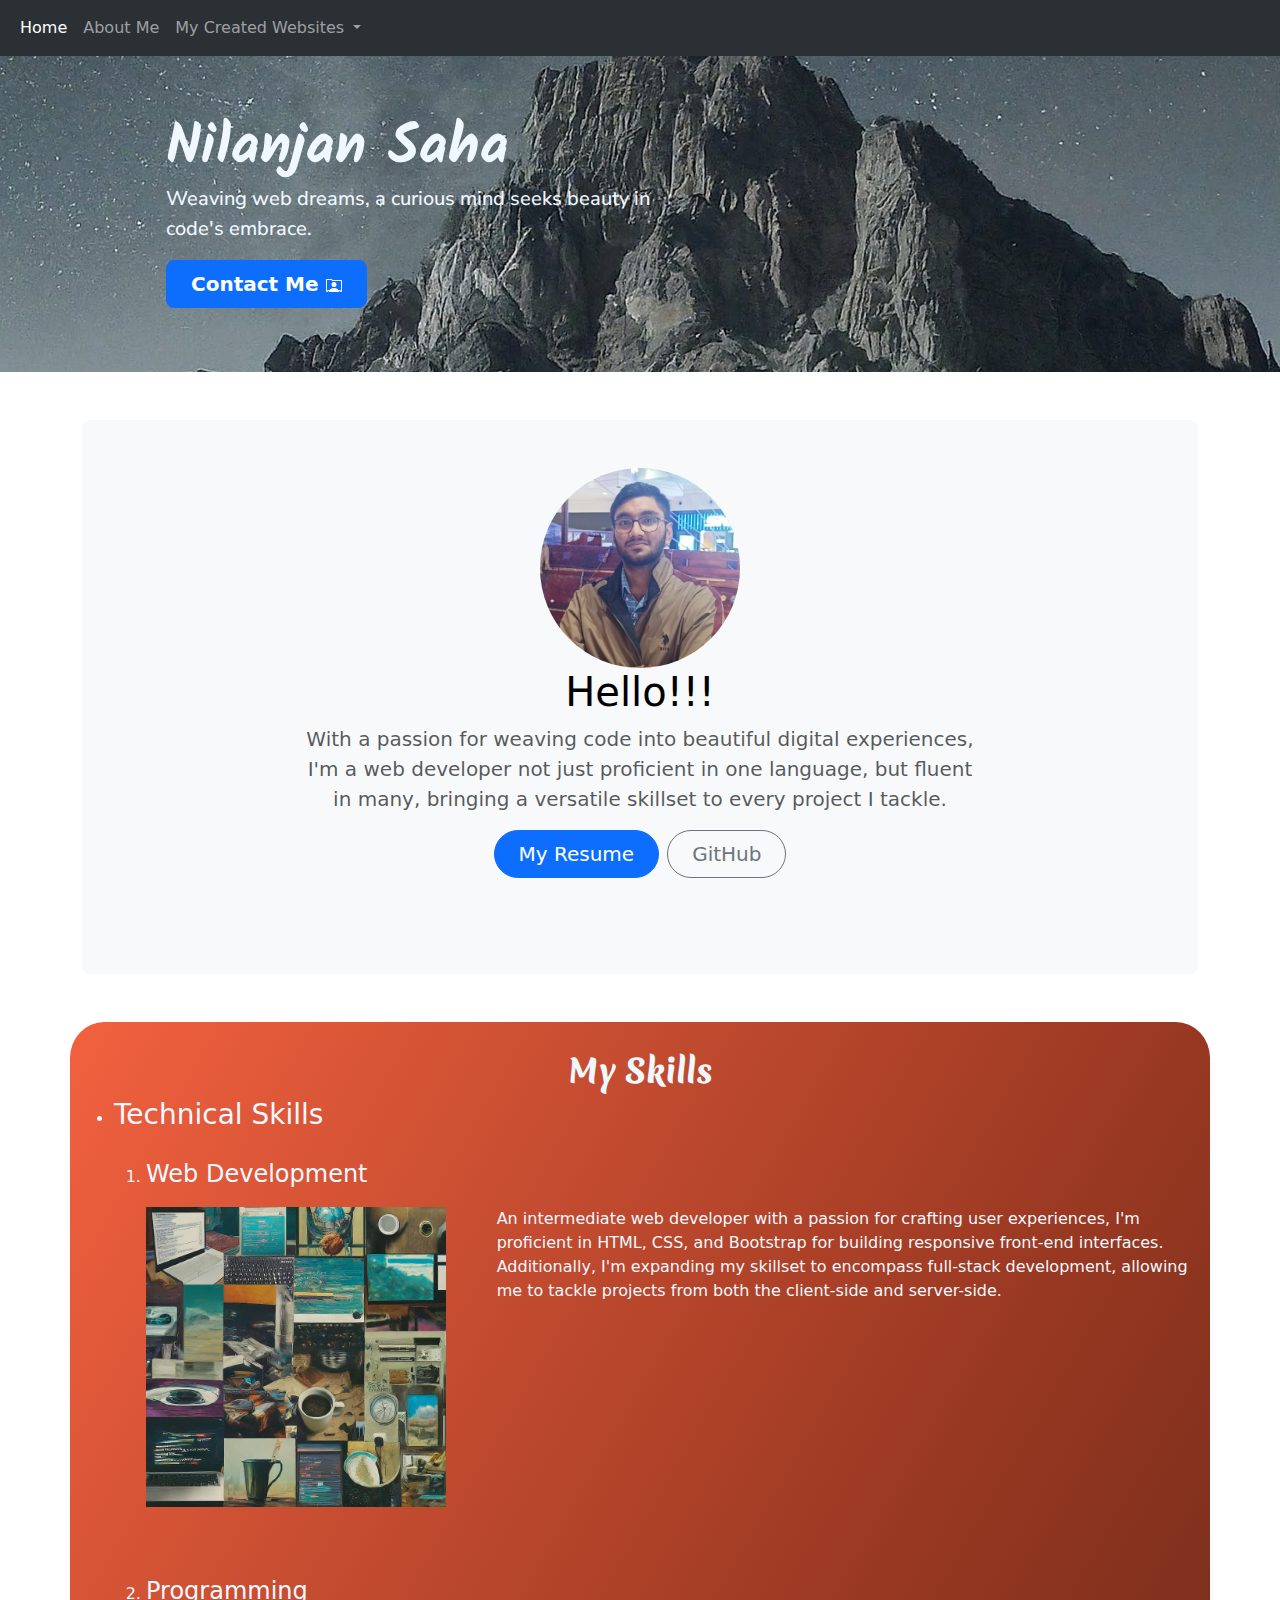
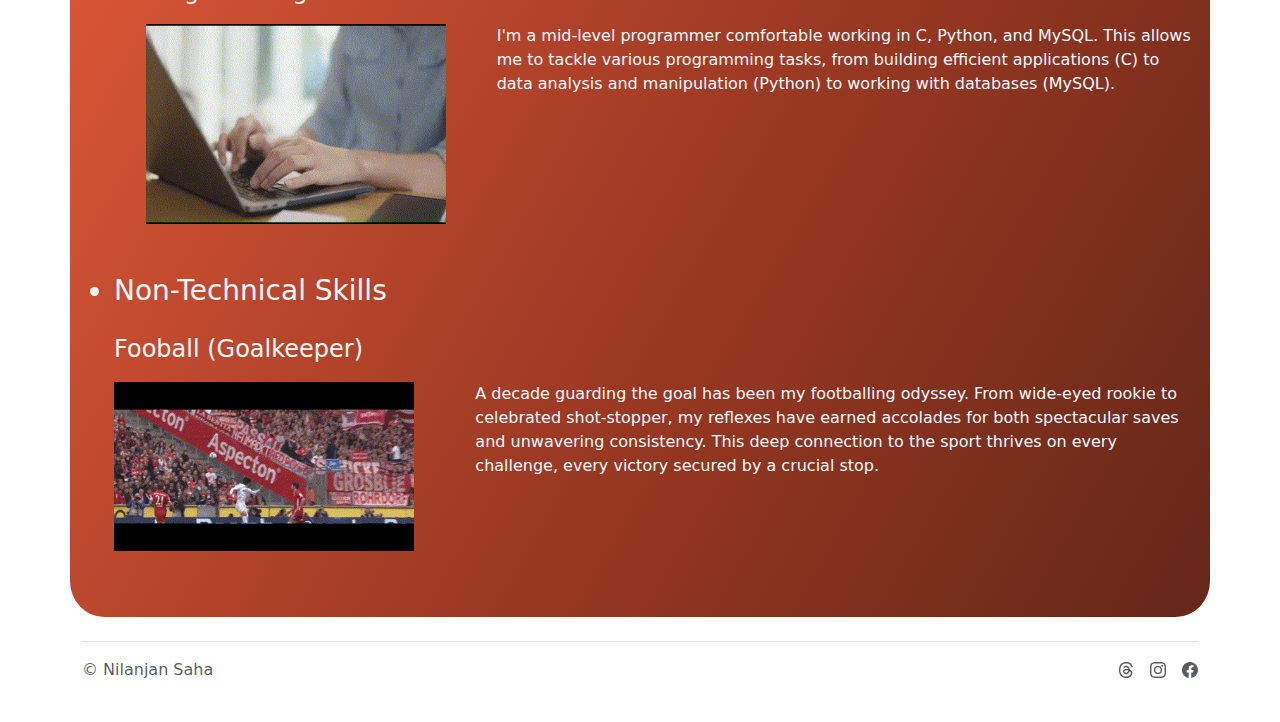
<file: index.html>
<!DOCTYPE html>
<html lang="en">
<head>
  <meta charset="UTF-8">
  <meta name="viewport" content="width=device-width, initial-scale=1.0">
  <title>Nilanjan Saha</title>
  <link href="https://cdn.jsdelivr.net/npm/bootstrap@5.3.3/dist/css/bootstrap.min.css" rel="stylesheet" integrity="sha384-QWTKZyjpPEjISv5WaRU9OFeRpok6YctnYmDr5pNlyT2bRjXh0JMhjY6hW+ALEwIH" crossorigin="anonymous">
  <link href="./style.css" rel="stylesheet">
  <link rel="preconnect" href="https://fonts.googleapis.com">
<link rel="preconnect" href="https://fonts.gstatic.com" crossorigin>
<link href="https://fonts.googleapis.com/css2?family=Kalam:wght@300;400;700&display=swap" rel="stylesheet">
<link rel="preconnect" href="https://fonts.googleapis.com">
<link rel="preconnect" href="https://fonts.gstatic.com" crossorigin>
<link href="https://fonts.googleapis.com/css2?family=Kalam:wght@300;400;700&family=Nunito+Sans:ital,opsz,wght@0,6..12,200..1000;1,6..12,200..1000&display=swap" rel="stylesheet">
<link rel="preconnect" href="https://fonts.googleapis.com">
<link rel="preconnect" href="https://fonts.gstatic.com" crossorigin>
<link href="https://fonts.googleapis.com/css2?family=Merienda:wght@300..900&display=swap" rel="stylesheet">
</head>
<body>
  <!--Section Navbar-->
  <section id="navbar">
    <nav class="navbar navbar-expand-lg bg-body-tertiary" data-bs-theme="dark">
      <div class="container-fluid">
        <button class="navbar-toggler" type="button" data-bs-toggle="collapse" data-bs-target="#navbarNavDropdown" aria-controls="navbarNavDropdown" aria-expanded="false" aria-label="Toggle navigation">
          <span class="navbar-toggler-icon"></span>
        </button>
        <div class="collapse navbar-collapse" id="navbarNavDropdown">
          <ul class="navbar-nav">
            <li class="nav-item">
              <a class="nav-link active" aria-current="page" href="./index.html">Home</a>
            </li>
            <li class="nav-item">
              <a class="nav-link" href="#">About Me</a>
            </li>
            <li class="nav-item dropdown">
              <a class="nav-link dropdown-toggle" href="#" role="button" data-bs-toggle="dropdown" aria-expanded="false">
                My Created Websites
              </a>
              <ul class="dropdown-menu">
                <li><a class="dropdown-item" href="./birthday-invite.html">Birthday Website</a></li>
                <li><a class="dropdown-item" href="./movie-ranking.html">Movie Ranking Website</a></li>
                <li><a class="dropdown-item" href="./Skills.html">My Skills</a></li>
              </ul>
            </li>
          </ul>
        </div>
      </div>
    </nav>
  </section>
  <!--Section Hero-->
  <section id="hero" class="bg-image">
    <div class="container">
        <div class="row p-5 pb-0 pe-lg-0 pt-lg-5  align-items-center rounded-3">
          <div class="col-lg-7 p-3 p-lg-5 pt-lg-3 align-items-center py-sm-2">
            <h1 class="display-4 fw-bold lh-1 text-body-emphasis first-h">Nilanjan Saha</h1>
            <p class="lead first-p">Weaving web dreams, a curious mind seeks beauty in code's embrace.</p>
            <div class="d-grid gap-2 d-md-flex justify-content-md-start mb-4 mb-lg-3">
              <a href="./Contact(good).html"><button type="button" class="btn btn-primary btn-lg px-4 me-md-2 fw-bold" fdprocessedid="35rfk">Contact Me
                <svg xmlns="http://www.w3.org/2000/svg" width="16" height="16" fill="currentColor" class="bi bi-person-rolodex" viewBox="0 0 16 16">
                <path d="M8 9.05a2.5 2.5 0 1 0 0-5 2.5 2.5 0 0 0 0 5"/>
                <path d="M1 1a1 1 0 0 0-1 1v11a1 1 0 0 0 1 1h.5a.5.5 0 0 0 .5-.5.5.5 0 0 1 1 0 .5.5 0 0 0 .5.5h9a.5.5 0 0 0 .5-.5.5.5 0 0 1 1 0 .5.5 0 0 0 .5.5h.5a1 1 0 0 0 1-1V3a1 1 0 0 0-1-1H6.707L6 1.293A1 1 0 0 0 5.293 1zm0 1h4.293L6 2.707A1 1 0 0 0 6.707 3H15v10h-.085a1.5 1.5 0 0 0-2.4-.63C11.885 11.223 10.554 10 8 10c-2.555 0-3.886 1.224-4.514 2.37a1.5 1.5 0 0 0-2.4.63H1z"/>
              </svg>
            </button></a>
            </div>
          </div>
        </div>
    </div>
  </section>
  <section id="resume">
    <div class="container my-5">
      <div class="p-5 text-center bg-body-tertiary rounded-3">
        <div class="image-div"><img src="./My Pic civil.jpg" alt="Nilanjan-Saha-Image" class="image" /></div>
        <h1 class="text-body-emphasis">Hello!!!</h1>
        <p class="col-lg-8 mx-auto fs-5 text-muted">With a passion for weaving code into beautiful digital experiences, I'm a web developer not just proficient in one language, but fluent in many, bringing a versatile skillset to every project I tackle. 
        </p>
        <div class="d-inline-flex gap-2 mb-5">
          <a href="./main.html"><button class="d-inline-flex align-items-center btn btn-primary btn-lg px-4 rounded-pill" type="button">
            My Resume
          </button></a>
          <a href="https://github.com/NilanjanSaha-K"><button class="btn btn-outline-secondary btn-lg px-4 rounded-pill" type="button">
            GitHub
          </button></a>
        </div>
      </div>
    </div>
  </section>
  <section id="My Skills">
    <div class="container skills gradient-background">
      <h2>My Skills</h2>
      <ul>
      <div class="technical-skills">
        <li><h3>Technical Skills</h3></li>
        <ol>
          <li>
            <div>
              <h4>Web Development</h4>
              <div class="Web-Dev ABC">
                <div>
                  <img src="./Web Devlopment.jfif" alt="Web-development-collage" height="300px"/>
                </div>
                <div>
                  <p>An intermediate web developer with a passion for crafting user experiences, I'm proficient in HTML, CSS, and Bootstrap for building responsive front-end interfaces. Additionally, I'm expanding my skillset to encompass full-stack development, allowing me to tackle projects from both the client-side and server-side.
                  </p>
                </div>
              </div>
            </div>
          </li>
          <li>
            <div>
                <h4>Programming</h4>
                <div class="Programming ABC">
                  <div>
                    <img src="./Programming.gif" height="200" width="300" alt="Programming-gif">
                  </div>
                  <div>
                    <p>
                    I'm a mid-level programmer comfortable working in C, Python, and MySQL. This allows me to tackle various programming tasks, from building efficient applications (C) to data analysis and manipulation (Python) to working with databases (MySQL). 
                    </p>
                  </div>
                </div>
              </div>
            </li>
          </ol>
      </div>
      <div class="Non-Technical-Skills">
        <h3><li>Non-Technical Skills</li></h3>
            <h4>Fooball (Goalkeeper)</h4>
            <div class="Football ABC">
              <div>
                <img src="./Football.gif" alt="Goalkeeper-save" width="300" />
              </div>
              <div>
                <p>A decade guarding the goal has been my footballing odyssey. From wide-eyed rookie to celebrated shot-stopper, my reflexes have earned accolades for both spectacular saves and unwavering consistency. This deep connection to the sport thrives on every challenge, every victory secured by a crucial stop.
                </p>
              </div>
            </div>
      </div>
    </div>
  </section>
  <section>
    <div class="container">
      <footer class="d-flex flex-wrap justify-content-between align-items-center py-3 my-4 border-top">
        <div class="col-md-4 d-flex align-items-center">
          <span class="mb-3 mb-md-0 text-body-secondary">© Nilanjan Saha</span>
        </div>
    
        <ul class="nav col-md-4 justify-content-end list-unstyled d-flex">
          <li class="ms-3"><a class="text-body-secondary" href="https://www.threads.net/@nilanjan2005"><svg xmlns="http://www.w3.org/2000/svg" width="16" height="16" fill="currentColor" class="bi bi-threads" viewBox="0 0 16 16">
            <path d="M6.321 6.016c-.27-.18-1.166-.802-1.166-.802.756-1.081 1.753-1.502 3.132-1.502.975 0 1.803.327 2.394.948s.928 1.509 1.005 2.644q.492.207.905.484c1.109.745 1.719 1.86 1.719 3.137 0 2.716-2.226 5.075-6.256 5.075C4.594 16 1 13.987 1 7.994 1 2.034 4.482 0 8.044 0 9.69 0 13.55.243 15 5.036l-1.36.353C12.516 1.974 10.163 1.43 8.006 1.43c-3.565 0-5.582 2.171-5.582 6.79 0 4.143 2.254 6.343 5.63 6.343 2.777 0 4.847-1.443 4.847-3.556 0-1.438-1.208-2.127-1.27-2.127-.236 1.234-.868 3.31-3.644 3.31-1.618 0-3.013-1.118-3.013-2.582 0-2.09 1.984-2.847 3.55-2.847.586 0 1.294.04 1.663.114 0-.637-.54-1.728-1.9-1.728-1.25 0-1.566.405-1.967.868ZM8.716 8.19c-2.04 0-2.304.87-2.304 1.416 0 .878 1.043 1.168 1.6 1.168 1.02 0 2.067-.282 2.232-2.423a6.2 6.2 0 0 0-1.528-.161"/>
          </svg></a></li>
          <li class="ms-3"><a class="text-body-secondary" href="https://www.instagram.com/nilanjan2005/"><svg xmlns="http://www.w3.org/2000/svg" width="16" height="16" fill="currentColor" class="bi bi-instagram" viewBox="0 0 16 16">
            <path d="M8 0C5.829 0 5.556.01 4.703.048 3.85.088 3.269.222 2.76.42a3.9 3.9 0 0 0-1.417.923A3.9 3.9 0 0 0 .42 2.76C.222 3.268.087 3.85.048 4.7.01 5.555 0 5.827 0 8.001c0 2.172.01 2.444.048 3.297.04.852.174 1.433.372 1.942.205.526.478.972.923 1.417.444.445.89.719 1.416.923.51.198 1.09.333 1.942.372C5.555 15.99 5.827 16 8 16s2.444-.01 3.298-.048c.851-.04 1.434-.174 1.943-.372a3.9 3.9 0 0 0 1.416-.923c.445-.445.718-.891.923-1.417.197-.509.332-1.09.372-1.942C15.99 10.445 16 10.173 16 8s-.01-2.445-.048-3.299c-.04-.851-.175-1.433-.372-1.941a3.9 3.9 0 0 0-.923-1.417A3.9 3.9 0 0 0 13.24.42c-.51-.198-1.092-.333-1.943-.372C10.443.01 10.172 0 7.998 0zm-.717 1.442h.718c2.136 0 2.389.007 3.232.046.78.035 1.204.166 1.486.275.373.145.64.319.92.599s.453.546.598.92c.11.281.24.705.275 1.485.039.843.047 1.096.047 3.231s-.008 2.389-.047 3.232c-.035.78-.166 1.203-.275 1.485a2.5 2.5 0 0 1-.599.919c-.28.28-.546.453-.92.598-.28.11-.704.24-1.485.276-.843.038-1.096.047-3.232.047s-2.39-.009-3.233-.047c-.78-.036-1.203-.166-1.485-.276a2.5 2.5 0 0 1-.92-.598 2.5 2.5 0 0 1-.6-.92c-.109-.281-.24-.705-.275-1.485-.038-.843-.046-1.096-.046-3.233s.008-2.388.046-3.231c.036-.78.166-1.204.276-1.486.145-.373.319-.64.599-.92s.546-.453.92-.598c.282-.11.705-.24 1.485-.276.738-.034 1.024-.044 2.515-.045zm4.988 1.328a.96.96 0 1 0 0 1.92.96.96 0 0 0 0-1.92m-4.27 1.122a4.109 4.109 0 1 0 0 8.217 4.109 4.109 0 0 0 0-8.217m0 1.441a2.667 2.667 0 1 1 0 5.334 2.667 2.667 0 0 1 0-5.334"/>
          </svg></a></li>
          <li class="ms-3"><a class="text-body-secondary" href="https://www.facebook.com/nilanjan.saha.37604?mibextid=ZbWKwL"><svg xmlns="http://www.w3.org/2000/svg" width="16" height="16" fill="currentColor" class="bi bi-facebook" viewBox="0 0 16 16">
            <path d="M16 8.049c0-4.446-3.582-8.05-8-8.05C3.58 0-.002 3.603-.002 8.05c0 4.017 2.926 7.347 6.75 7.951v-5.625h-2.03V8.05H6.75V6.275c0-2.017 1.195-3.131 3.022-3.131.876 0 1.791.157 1.791.157v1.98h-1.009c-.993 0-1.303.621-1.303 1.258v1.51h2.218l-.354 2.326H9.25V16c3.824-.604 6.75-3.934 6.75-7.951"/>
          </svg></a></li>
        </ul>
      </footer>
    </div>
  </section>
    <script src="https://cdn.jsdelivr.net/npm/bootstrap@5.3.3/dist/js/bootstrap.bundle.min.js" integrity="sha384-YvpcrYf0tY3lHB60NNkmXc5s9fDVZLESaAA55NDzOxhy9GkcIdslK1eN7N6jIeHz" crossorigin="anonymous"></script>
</body>
</html>
</file>
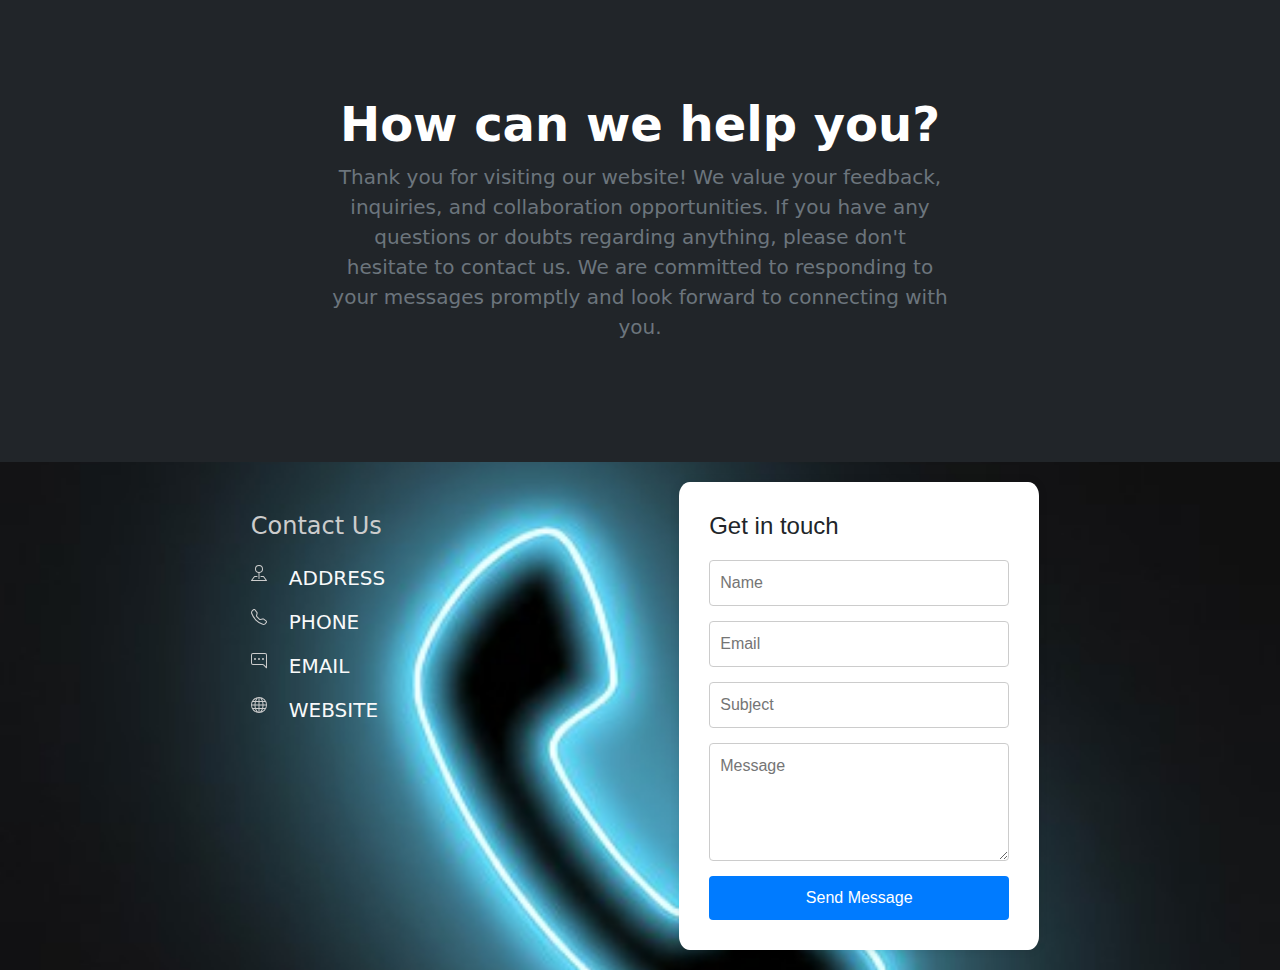
<file: Contact(good).html>
<!DOCTYPE html>
<html lang="en">
<head>
    <meta charset="UTF-8">
    <meta name="viewport" content="width=device-width, initial-scale=1.0">
    <title>Contact Me</title>
    <link href="https://cdn.jsdelivr.net/npm/bootstrap@5.3.3/dist/css/bootstrap.min.css" rel="stylesheet" integrity="sha384-QWTKZyjpPEjISv5WaRU9OFeRpok6YctnYmDr5pNlyT2bRjXh0JMhjY6hW+ALEwIH" crossorigin="anonymous">
    <style>
      .Main{
        display: flex;
        justify-content: center;
        gap: 15%;
        background-image: url(./Contact\ us.jpg);
        width: 100%;
        background-size: cover; /* Ensures the image covers the entire div */
        background-position: center; /* Centers the image */
        background-repeat: no-repeat; /* Prevents repeating of the image */ 
      }
      .contact-us{
        display: flex;
        flex-direction:column ;
        margin: 20px;
        padding: 30px;
      }
      .contact-us h1{
        color: #ccc;
        font-size: 24px;
        margin-bottom: 20px;
      }
      .element{
        color: #ccc;
        display: inline-flex;
      }
      .component{
        padding-left: 10px;
        color: #ccc;
      }
      .get-in-touch{
        font-family: Arial, sans-serif;
        display: flex;
        justify-content: center;
        align-items: center;
        margin: 20px;
        
      }
      .container {
        background-color: #fff;
        padding: 30px;
        border-radius: 8px;
        box-shadow: 0 0 10px rgba(0, 0, 0, 0.1);
        width: 400px;
        max-width: 90%;
        border-radius: 3%;
        box-sizing: border-box;
      }
      .container > h1{
        font-size: 24px;
        margin-bottom: 20px;
      }
      form {
        display: flex;
        flex-direction: column;
      }

      input[type="text"],
      input[type="email"],
      textarea {
        width: 100%;
        padding: 10px;
        margin-bottom: 15px;
        border: 1px solid #ccc;
        border-radius: 4px;
        box-sizing: border-box;
        font-size: 16px;
      }

      button {
        padding: 10px;
        background-color: #007BFF;
        color: white;
        border: none;
        border-radius: 4px;
        cursor: pointer;
        font-size: 16px;
      }

      button:hover {
        background-color: #0056b3;
      }
      .btn{
        border: none;
      }
    @media(max-width:848px){
      .Main{
        display:flex;
        flex-direction: column;
        justify-content: center;
        align-items: center;
        
        height: 100%;
      }
      
      .get-in-touch{
        padding-bottom: 20px;
      }
    }
      
    </style>
</head>
<body>
      <div class="bg-dark text-secondary px-4 py-5 text-center">
        <div class="py-5">
          <h1 class="display-5 fw-bold text-white">How can we help you?</h1>
          <div class="col-lg-6 mx-auto">
            <p class="fs-5 mb-4">Thank you for visiting our website! We value your feedback, inquiries, and collaboration opportunities. If you have any questions or doubts regarding anything, please don't hesitate to contact us. We are committed to responding to your messages promptly and look forward to connecting with you.</p>
          </div>
        </div>
      </div>
      <div class="Main">
        <div class="contact-us">
          <div>
            <h1>Contact Us</h1>
          </div>
          <div class="Address element">
            <div>
              <svg xmlns="http://www.w3.org/2000/svg" width="16" height="16" fill="currentColor" class="bi bi-pin-map" viewBox="0 0 16 16">
              <path fill-rule="evenodd" d="M3.1 11.2a.5.5 0 0 1 .4-.2H6a.5.5 0 0 1 0 1H3.75L1.5 15h13l-2.25-3H10a.5.5 0 0 1 0-1h2.5a.5.5 0 0 1 .4.2l3 4a.5.5 0 0 1-.4.8H.5a.5.5 0 0 1-.4-.8z"/>
              <path fill-rule="evenodd" d="M8 1a3 3 0 1 0 0 6 3 3 0 0 0 0-6M4 4a4 4 0 1 1 4.5 3.969V13.5a.5.5 0 0 1-1 0V7.97A4 4 0 0 1 4 3.999z"/>
              </svg> 
            </div>
            <div class="component">
              <a href="https://www.google.com/maps/place/Shankha+apartment/@22.5868479,88.4346379,17z/data=!3m1!4b1!4m6!3m5!1s0x3a02755c4ce71069:0xca73009be8cf415b!8m2!3d22.5868479!4d88.4346379!16s%2Fg%2F11hy_mkm25?entry=ttu"><button type="button" class="btn btn-outline-light"><h5>ADDRESS</h5></button></a>
            </div>
          </div>
          <div class="Phone element">
            <div>
              <svg xmlns="http://www.w3.org/2000/svg" width="16" height="16" fill="currentColor" class="bi bi-telephone" viewBox="0 0 16 16">
                <path d="M3.654 1.328a.678.678 0 0 0-1.015-.063L1.605 2.3c-.483.484-.661 1.169-.45 1.77a17.6 17.6 0 0 0 4.168 6.608 17.6 17.6 0 0 0 6.608 4.168c.601.211 1.286.033 1.77-.45l1.034-1.034a.678.678 0 0 0-.063-1.015l-2.307-1.794a.68.68 0 0 0-.58-.122l-2.19.547a1.75 1.75 0 0 1-1.657-.459L5.482 8.062a1.75 1.75 0 0 1-.46-1.657l.548-2.19a.68.68 0 0 0-.122-.58zM1.884.511a1.745 1.745 0 0 1 2.612.163L6.29 2.98c.329.423.445.974.315 1.494l-.547 2.19a.68.68 0 0 0 .178.643l2.457 2.457a.68.68 0 0 0 .644.178l2.189-.547a1.75 1.75 0 0 1 1.494.315l2.306 1.794c.829.645.905 1.87.163 2.611l-1.034 1.034c-.74.74-1.846 1.065-2.877.702a18.6 18.6 0 0 1-7.01-4.42 18.6 18.6 0 0 1-4.42-7.009c-.362-1.03-.037-2.137.703-2.877z"/>
              </svg>
            </div> 
            <div class="component">
              <a href="tel:+91 8820214133"><button type="button" class="btn btn-outline-light"><h5>PHONE</h5></button></a>
            </div>
          </div>
          <div class="Email element">
            <div>
              <svg xmlns="http://www.w3.org/2000/svg" width="16" height="16" fill="currentColor" class="bi bi-chat-right-dots" viewBox="0 0 16 16">
              <path d="M2 1a1 1 0 0 0-1 1v8a1 1 0 0 0 1 1h9.586a2 2 0 0 1 1.414.586l2 2V2a1 1 0 0 0-1-1zm12-1a2 2 0 0 1 2 2v12.793a.5.5 0 0 1-.854.353l-2.853-2.853a1 1 0 0 0-.707-.293H2a2 2 0 0 1-2-2V2a2 2 0 0 1 2-2z"/>
              <path d="M5 6a1 1 0 1 1-2 0 1 1 0 0 1 2 0m4 0a1 1 0 1 1-2 0 1 1 0 0 1 2 0m4 0a1 1 0 1 1-2 0 1 1 0 0 1 2 0"/>
              </svg> 
            </div>
            <div class="component">
              <a href="mailto:nilanjansaha74@gmail.com"><button type="button" class="btn btn-outline-light"><h5>EMAIL</h5></button></a>
            </div>
          </div>
          <div class="Website element">
            <div>
              <svg xmlns="http://www.w3.org/2000/svg" width="16" height="16" fill="currentColor" class="bi bi-globe" viewBox="0 0 16 16">
              <path d="M0 8a8 8 0 1 1 16 0A8 8 0 0 1 0 8m7.5-6.923c-.67.204-1.335.82-1.887 1.855A8 8 0 0 0 5.145 4H7.5zM4.09 4a9.3 9.3 0 0 1 .64-1.539 7 7 0 0 1 .597-.933A7.03 7.03 0 0 0 2.255 4zm-.582 3.5c.03-.877.138-1.718.312-2.5H1.674a7 7 0 0 0-.656 2.5zM4.847 5a12.5 12.5 0 0 0-.338 2.5H7.5V5zM8.5 5v2.5h2.99a12.5 12.5 0 0 0-.337-2.5zM4.51 8.5a12.5 12.5 0 0 0 .337 2.5H7.5V8.5zm3.99 0V11h2.653c.187-.765.306-1.608.338-2.5zM5.145 12q.208.58.468 1.068c.552 1.035 1.218 1.65 1.887 1.855V12zm.182 2.472a7 7 0 0 1-.597-.933A9.3 9.3 0 0 1 4.09 12H2.255a7 7 0 0 0 3.072 2.472M3.82 11a13.7 13.7 0 0 1-.312-2.5h-2.49c.062.89.291 1.733.656 2.5zm6.853 3.472A7 7 0 0 0 13.745 12H11.91a9.3 9.3 0 0 1-.64 1.539 7 7 0 0 1-.597.933M8.5 12v2.923c.67-.204 1.335-.82 1.887-1.855q.26-.487.468-1.068zm3.68-1h2.146c.365-.767.594-1.61.656-2.5h-2.49a13.7 13.7 0 0 1-.312 2.5m2.802-3.5a7 7 0 0 0-.656-2.5H12.18c.174.782.282 1.623.312 2.5zM11.27 2.461c.247.464.462.98.64 1.539h1.835a7 7 0 0 0-3.072-2.472c.218.284.418.598.597.933M10.855 4a8 8 0 0 0-.468-1.068C9.835 1.897 9.17 1.282 8.5 1.077V4z"/>
              </svg>
            </div> 
            <div class="component">
              <a href="https://www.linkedin.com/in/nilanjan-saha-2449961a7?utm_source=share&utm_campaign=share_via&utm_content=profile&utm_medium=android_app"><button type="button" class="btn btn-outline-light"><h5>WEBSITE</h5></button></a>
              
            </div>
          </div>
        </div>
        <div class="get-in-touch">
          <div class="container">
            <h1>Get in touch</h1>
            <form>
                <input type="text" id="name" name="name" placeholder="Name" required>
                <input type="email" id="email" name="email" placeholder="Email" required>
                <input type="text" id="subject" name="subject" placeholder="Subject">
                <textarea id="message" name="message" placeholder="Message" rows="4" required></textarea>
                <button type="submit">Send Message</button>
            </form>
        </div>
        </div>
      </div>
    <script src="https://cdn.jsdelivr.net/npm/bootstrap@5.3.3/dist/js/bootstrap.bundle.min.js" integrity="sha384-YvpcrYf0tY3lHB60NNkmXc5s9fDVZLESaAA55NDzOxhy9GkcIdslK1eN7N6jIeHz" crossorigin="anonymous"></script>
</body>
</html>
</file>
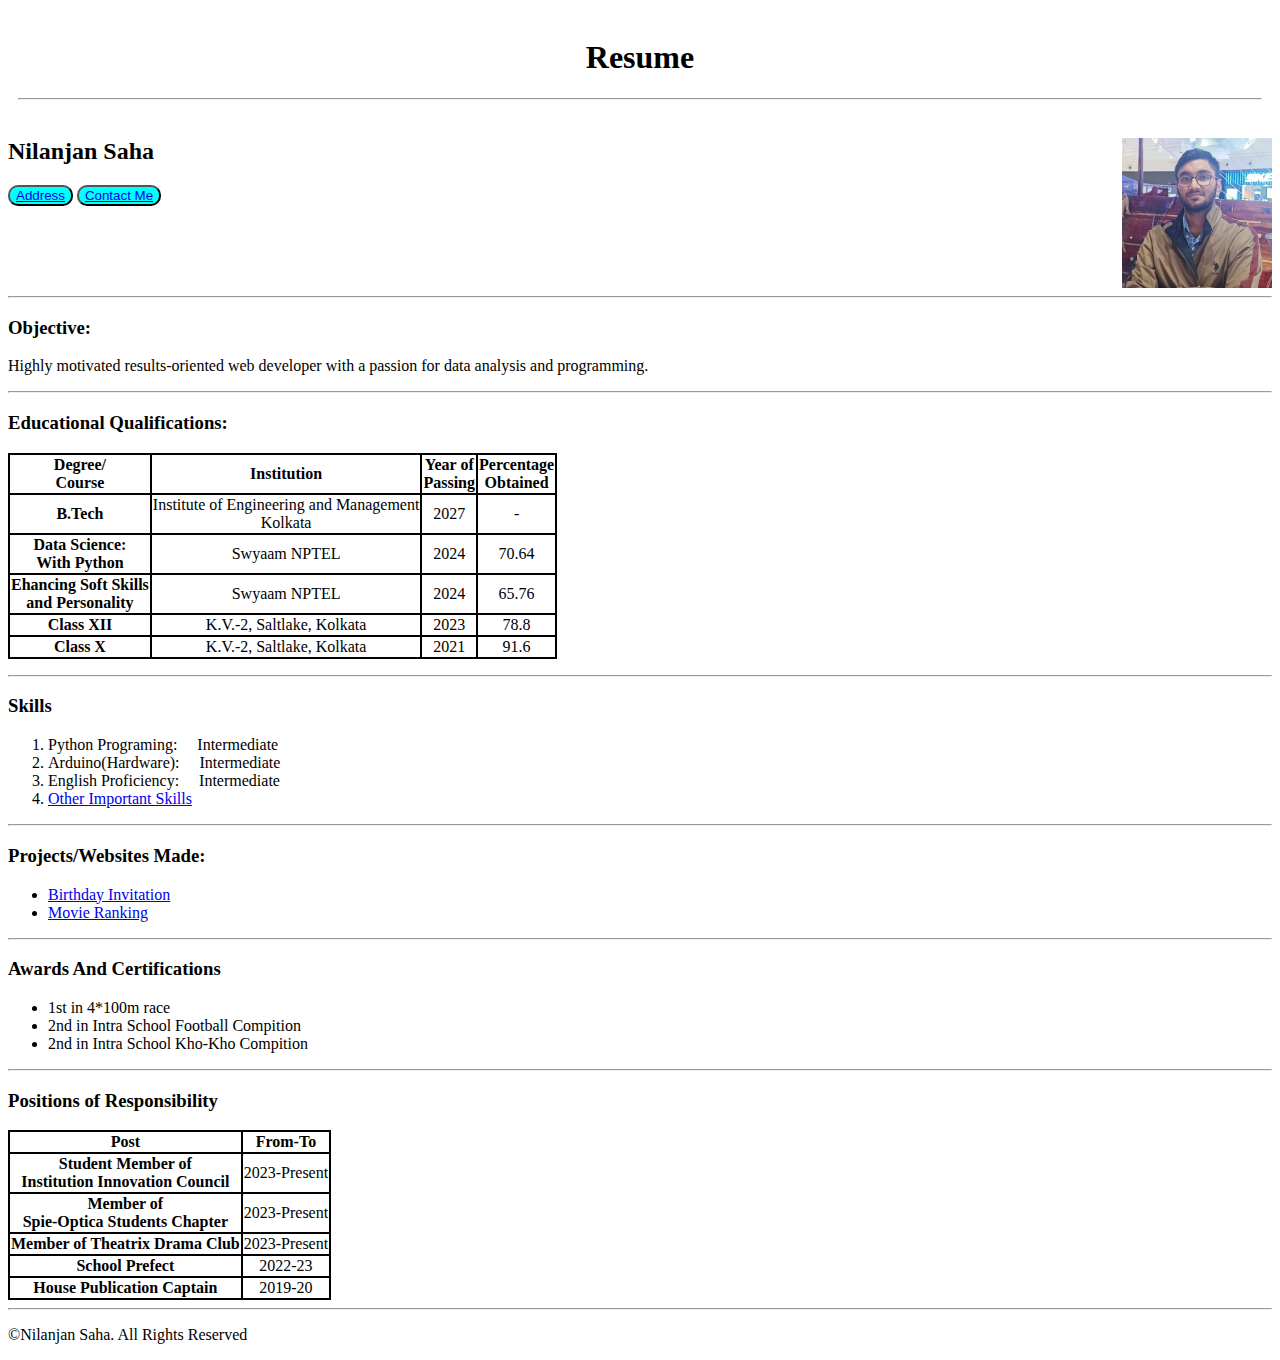
<file: main.html>
<!DOCTYPE html>
<html lang="en">
    <head>
        <meta charset="UTF-8">
        <meta name="viewport" content="width=device-width, initial-scale=1.0">
        <title>My Resume</title>
        <style>
            .button{
                background-color: aqua;
                border-radius: 10px;
            }
            .Address{
                background-color: aqua;
                border-radius: 10px;
            }
            .Main{
                height: 150px;
            }
            
        </style>
    </head>
    <body>
        <div style="text-align: center; margin: 0 auto; padding: 10px;">
            <h1>Resume</h1>
            <hr />
        </div>
        <div class="Main">
        <img src="./My Pic civil.jpg" height="150" width="150" alt="Image of Nilanjan Saha" align="right" />
        <h2>Nilanjan Saha</h2>
        <button class="Address"><a href="https://www.google.com/maps/place/Shankha+apartment/@22.5868479,88.4346379,17z/data=!3m1!4b1!4m6!3m5!1s0x3a02755c4ce71069:0xca73009be8cf415b!8m2!3d22.5868479!4d88.4346379!16s%2Fg%2F11hy_mkm25?entry=ttu">
            Address</a></button>
        <button class="button"><a href="./contact.html">Contact Me</a></button>
        </div>
        <hr />
        <p>
            <h3>Objective:</h3>
            Highly motivated results-oriented web developer
            with a passion for data analysis and programming.
        </p>
        <hr />
        <p><h3>Educational Qualifications:</h3>
        <table bgcolor="black" >
            <thead bgcolor="white" align="center">
                <tr>
                    <th scope="col">Degree/<br />Course</th>
                    <th scope="col">Institution</th>
                    <th scope="col">Year of <br />Passing</th>
                    <th scope="col">Percentage<br />Obtained</th>
                </tr>
            </thead>
            <tbody bgcolor="white" align="center">
                <tr>
                    <th scope="row">B.Tech</th>
                    <td>Institute of Engineering and Management<br />Kolkata</td>
                    <td>2027</td>
                    <td>-</td>
                </tr>
                <tr>
                    <th scope="row">Data Science:<br />With Python</th>
                    <td>Swyaam NPTEL</td>
                    <td>2024</td>
                    <td>70.64</td>
                </tr>
                <tr>
                    <th scope="row">Ehancing Soft Skills<br />and Personality</th>
                    <td>Swyaam NPTEL</td>
                    <td>2024</td>
                    <td>65.76</td>
                </tr>
                
                <tr>
                
                    <th scope="row">Class XII</th>
                    <td>K.V.-2, Saltlake, Kolkata</td>
                    <td>2023</td>
                    <td>78.8</td>
                </tr><tr>
                    <th scope="row">Class X </th>
                    <td>K.V.-2, Saltlake, Kolkata</td>
                    <td>2021</td>
                    <td>91.6</td>
                </tr>
            </tbody>
        </table>
        </p>
        <hr />
        <h3>Skills</h3>
        <p>
            <ol>
                <li>Python Programing:&nbsp&nbsp&nbsp&nbsp Intermediate</li>
                <li>Arduino(Hardware):&nbsp&nbsp&nbsp&nbsp Intermediate</li>
                <li>English Proficiency:&nbsp&nbsp&nbsp&nbsp Intermediate</li>
                <li><a href="./Skills.html">Other Important Skills</a></li>
            </ol>
        </p>
        <hr />
        <h3>Projects/Websites Made:</h3>
        <p>
            <ul>
                <li><a href="./birthday-invite.html">Birthday Invitation</a></li>
                <li><a href="./movie-ranking.html">Movie Ranking</a></li>
            </ul>
        </p>
        <hr />
        <h3>Awards And Certifications</h3>
        <ul>
            <li>1st in 4*100m race</li>
            <li>2nd in Intra School Football Compition</li>
            <li>2nd in Intra School Kho-Kho Compition</li>
        </ul>
        <hr />
        <h3>Positions of Responsibility</h3>
        <table bgcolor="black">
            <thead bgcolor="white" align="center">
                <tr>
                    <th scope="col">Post</th>
                    <th scope="col">From-To</th>
                </tr>
            </thead>
            <tbody bgcolor="white" align="center">
                <tr>
                    <th scope="row">Student Member of<br />Institution Innovation Council</th>
                    <td>2023-Present</td>
                </tr>
                <tr>
                    <th scope="row">Member of<br />Spie-Optica Students Chapter</th>
                    <td>2023-Present</td>
                </tr>
                <tr>
                    <th scope="row">Member of Theatrix Drama Club</th>
                    <td>2023-Present</td>
                </tr>
                <tr>
                    <th scope="row">School Prefect</th>
                    <td>2022-23</td>
                </tr>
                <tr>
                    <th scope="row">House Publication Captain</th>
                    <td>2019-20</td>
                </tr>
            </tbody>
        </table>   
        <hr /> 
        <footer>
            <p>©Nilanjan Saha. All Rights Reserved</p>
        </footer>
    </body>
</html>
</file>
<file: style.css>
.gradient-background {
    background: linear-gradient(300deg, #0C0C0C, #481E14, #9B3922, #F2613F );
    background-size: 180% 180%;
    animation: gradient-animation 18s ease infinite;
  }
  @keyframes gradient-animation {
    0% {
      background-position: 0% 50%;
    }
    50% {
      background-position: 100% 50%;
    }
    100% {
      background-position: 0% 50%;
    }}
.bg-image{
  background-image: url(./Gemini_Generated_Image_2kmzr12kmzr12kmz.jfif);
  width: 100%;
  background-size: cover; /* Ensures the image covers the entire div */
  background-position: center; /* Centers the image */
  background-repeat: no-repeat; /* Prevents repeating of the image */ 
}

.lead{
  color: aliceblue;
}
.first-h{
  font-family: "Kalam", cursive;
  font-weight: 500;
  font-style: normal;
  color: aliceblue !important;
}
.first-p{
  font-family: "Nunito Sans", sans-serif;
  font-weight: 500;
  font-style: normal;
}
.image-div{
  display:flex;
  width: 100%;
  justify-content: center;
}
.image{
  display:block;
  height: 200px;
  border-radius: 50%;
}
.skills{
  display: flex;
  flex-direction: column;
  justify-content: center;
  border-radius: 3%;
  color: aliceblue;
}
.skills > h2{
  display: block;
  width: 100%;
  text-align: center;
  margin-top: 30px;
  font-family: "Merienda", cursive;
  font-weight: 800;
}
.ABC{
  display: grid;
  grid-template-columns: 1fr 2fr;
  padding-bottom: 50px;
}
.skills h4{
  padding-top: 20px;
  padding-bottom: 10px;
}

@media(min-width:750px) and (max-width:850px){
  .ABC{
    display: inline-block;
    width: fit-content;
  }
  .technical-skills img{
    float: left;
  }
}
@media(max-width:750px){
  .ABC{
    display:block;
    width: fit-content;
  }
}
</file>
